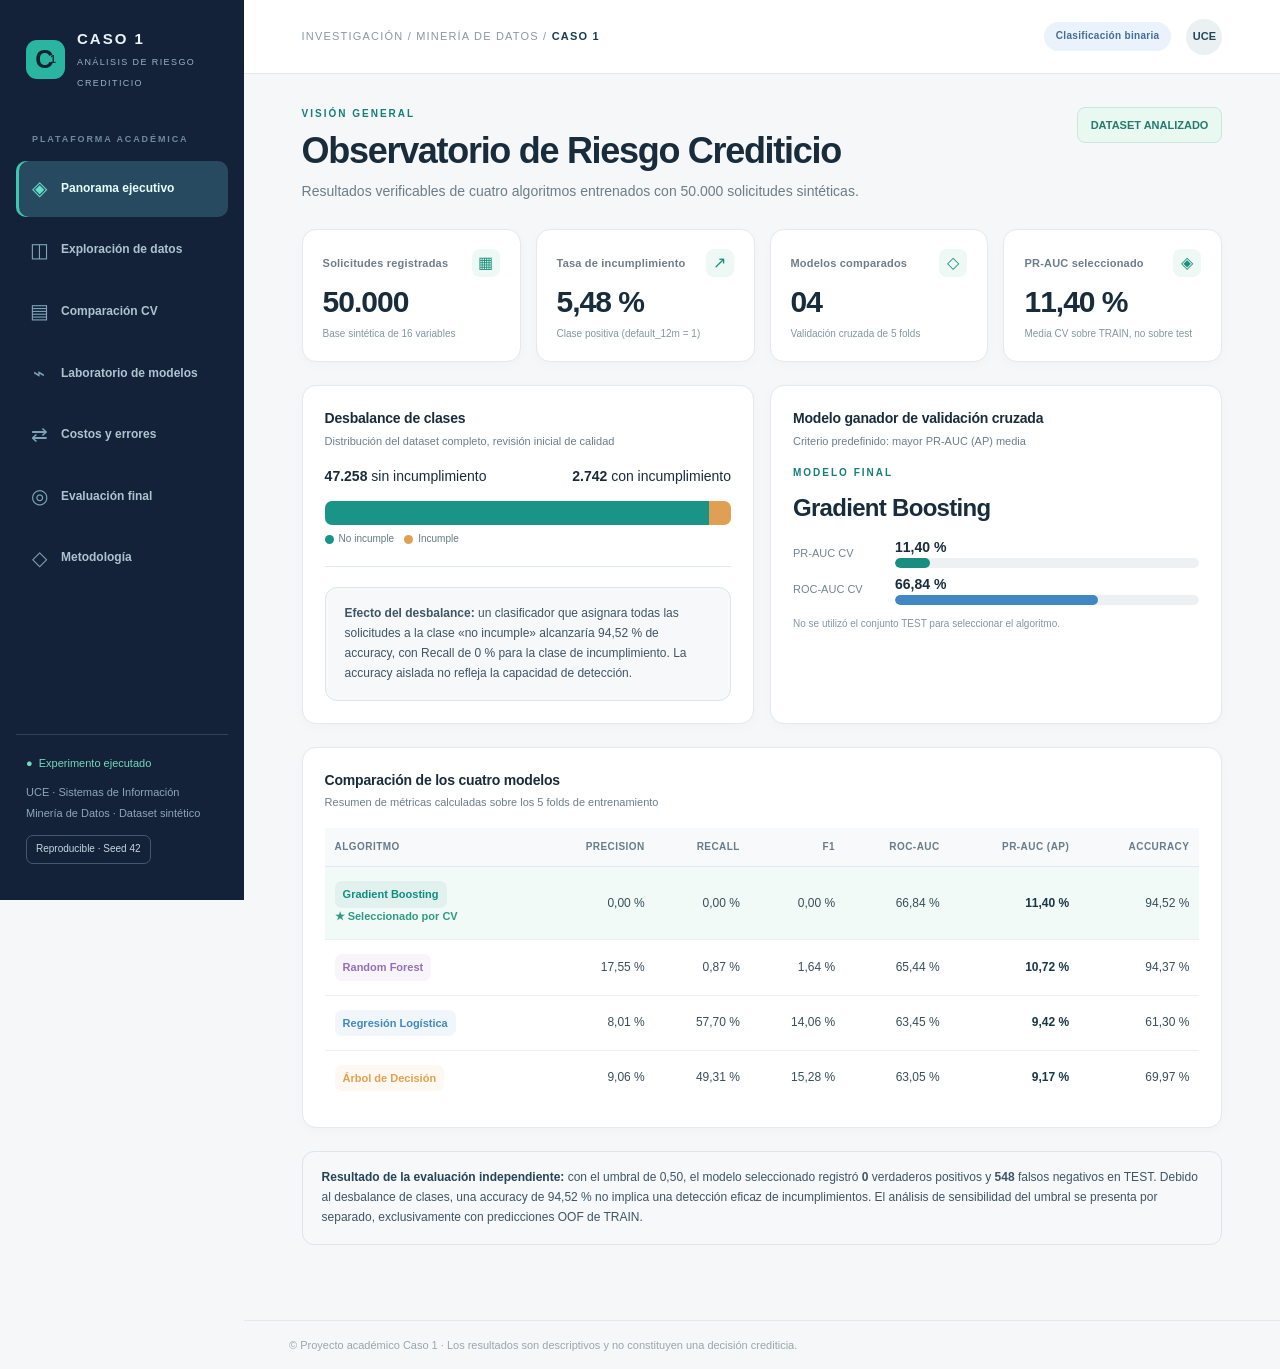
<file: dashboard/index.html>
<!doctype html>
<html lang="es">
<head>
  <meta charset="UTF-8" />
  <meta name="viewport" content="width=device-width, initial-scale=1" />
  <meta name="description" content="Dashboard académico de minería de datos: predicción de incumplimiento crediticio, validación cruzada y evaluación de modelos del Caso 1 UCE." />
  <meta name="theme-color" content="#102235" />
  <title>Observatorio de Riesgo Crediticio — UCE</title>
  <link rel="stylesheet" href="./styles.css" />
</head>
<body>
  <div class="app-shell">
    <aside class="sidebar" aria-label="Navegación del proyecto">
      <div class="brand"><div class="brand-icon">C<span>1</span></div><div><strong>CASO 1</strong><small>ANÁLISIS DE RIESGO CREDITICIO</small></div></div>
      <div class="sidebar-label">PLATAFORMA ACADÉMICA</div>
      <nav class="nav" id="navigation">
        <button class="nav-link active" data-tab="resumen"><span class="nav-icon">◈</span> Panorama ejecutivo</button>
        <button class="nav-link" data-tab="exploracion"><span class="nav-icon">◫</span> Exploración de datos</button>
        <button class="nav-link" data-tab="comparacion"><span class="nav-icon">▤</span> Comparación CV</button>
        <button class="nav-link" data-tab="modelos"><span class="nav-icon">⌁</span> Laboratorio de modelos</button>
        <button class="nav-link" data-tab="costos"><span class="nav-icon">⇄</span> Costos y errores</button>
        <button class="nav-link" data-tab="test"><span class="nav-icon">◎</span> Evaluación final</button>
        <button class="nav-link" data-tab="metodo"><span class="nav-icon">◇</span> Metodología</button>
      </nav>
      <div class="sidebar-footer"><div class="status-dot">● &nbsp;Experimento ejecutado</div><p>UCE · Sistemas de Información<br />Minería de Datos · Dataset sintético</p><div class="version">Reproducible · Seed 42</div></div>
    </aside>
    <main class="main">
      <div class="topbar"><div class="breadcrumb">INVESTIGACIÓN / MINERÍA DE DATOS / <b>CASO 1</b></div><div class="top-right"><span class="pill sky">Clasificación binaria</span><span class="avatar" aria-label="Universidad Central del Ecuador">UCE</span></div></div>
      <div id="app" role="main"><div class="loading">Cargando resultados de los modelos…</div></div>
      <footer class="bottom">© Proyecto académico Caso 1 · Los resultados son descriptivos y no constituyen una decisión crediticia.</footer>
    </main>
  </div>
  <script src="./datos.js"></script>
  <script src="./app.js"></script>
</body>
</html>
</file>
<file: dashboard/styles.css>
:root{--navy:#132238;--navy2:#182d44;--ink:#192c3b;--muted:#6d7d89;--teal:#167e79;--mint:#e3f5ef;--bg:#f5f7f8;--border:#e4e9ed;--orange:#d89448;--orangebg:#fff3e8;--blue:#3a73bc;--purple:#8c68b0;--red:#be564c;--white:#fff;font-family:Inter,ui-sans-serif,-apple-system,BlinkMacSystemFont,'Segoe UI',sans-serif}*{box-sizing:border-box}body{margin:0;background:var(--bg);color:var(--ink);line-height:1.48;font-size:14px}button,select{font:inherit}.app-shell{display:flex;min-height:100vh}.sidebar{position:sticky;top:0;align-self:flex-start;width:244px;min-width:244px;height:100vh;background:var(--navy);color:#eaf4f8;display:flex;flex-direction:column;padding:28px 16px}.brand{display:flex;align-items:center;gap:12px;padding:0 10px 41px}.brand-icon{height:39px;width:39px;border-radius:11px;background:#2ab5a1;color:#0d2430;font-size:25px;line-height:39px;font-weight:900;text-align:center;letter-spacing:-3px;flex-shrink:0}.brand-icon span{font-size:10px;letter-spacing:0;vertical-align:top}.brand strong{font-size:15px;letter-spacing:2px;display:block}.brand small{font-size:9px;color:#9cb2c4;letter-spacing:1.4px}.sidebar-label{font-size:9px;letter-spacing:1.9px;color:#708a9c;padding:0 16px 15px;font-weight:700}.nav{display:flex;flex-direction:column;gap:6px}.nav-link{border:0;background:transparent;color:#aec3d0;text-align:left;display:flex;align-items:center;gap:12px;padding:13px 13px;border-radius:10px;cursor:pointer;font-size:12px;font-weight:550;transition:.15s}.nav-link:hover,.nav-link:focus-visible{background:#243e57;color:white;outline:0}.nav-link.active{background:#284a60;color:#e4fffa;box-shadow:inset 3px 0 #3dc7b0}.nav-icon{font-size:20px;width:20px;text-align:center;color:#7da4b7}.nav-link.active .nav-icon{color:#65deca}.sidebar-footer{margin-top:auto;border-top:1px solid #314255;padding:20px 10px 8px}.sidebar-footer p{font-size:11px;line-height:1.9;color:#8fa6b7}.status-dot{font-size:11px;color:#74d9bf}.version{border:1px solid #42596d;border-radius:7px;display:inline-block;font-size:10px;padding:6px 9px;color:#c3d9e0}.main{width:calc(100% - 244px);min-width:0;display:flex;flex-direction:column}.topbar{height:74px;flex-shrink:0;padding:0 clamp(22px,4.5vw,72px);display:flex;align-items:center;justify-content:space-between;background:white;border-bottom:1px solid var(--border);gap:15px}.breadcrumb{font-size:11px;letter-spacing:1.2px;color:#8998a2}.breadcrumb b{color:#173b51}.top-right{display:flex;align-items:center;gap:15px}.pill{border-radius:24px;padding:7px 12px;font-weight:700;font-size:10px;letter-spacing:.3px;display:inline-block}.pill.sky{background:#eaf2fb;color:#416d96}.pill.green{background:#e3f4ee;color:#11786d}.pill.orange{background:#fff0df;color:#965d1c}.avatar{display:flex;align-items:center;justify-content:center;width:36px;height:36px;background:#ebf0f3;border-radius:50%;font-weight:800;font-size:11px;color:#244559}#app{width:min(1320px,100%);padding:33px clamp(22px,4.5vw,72px) 75px;margin:0 auto;flex:1}.bottom{padding:16px 45px;color:#9aa5ae;font-size:11px;border-top:1px solid var(--border)}.eyebrow{font-size:10px;letter-spacing:2px;color:var(--teal);font-weight:850;text-transform:uppercase;margin:0 0 9px}.heading{display:flex;align-items:flex-start;justify-content:space-between;gap:18px;margin-bottom:27px}.heading h1{font-size:clamp(24px,3.3vw,36px);line-height:1.13;letter-spacing:-1.3px;margin:0;font-weight:780}.heading .subtitle{color:var(--muted);margin:10px 0 0;max-width:720px}.tag{border:1px solid #c9e7dd;color:#247b6e;background:#e9f8f1;border-radius:8px;font-size:11px;font-weight:750;padding:9px 13px;white-space:nowrap}.grid4{display:grid;grid-template-columns:repeat(4,minmax(0,1fr));gap:15px}.grid2{display:grid;grid-template-columns:repeat(2,minmax(0,1fr));gap:16px}.grid3{display:grid;grid-template-columns:repeat(3,minmax(0,1fr));gap:16px}.card{background:white;border:1px solid var(--border);border-radius:14px;padding:22px;min-width:0;box-shadow:0 3px 12px rgba(18,36,48,.025)}.stat{padding:19px 20px}.stat-label{color:var(--muted);font-size:11px;font-weight:650;letter-spacing:.2px}.stat-number{font-size:30px;line-height:1.2;font-weight:780;letter-spacing:-1px;margin:7px 0}.stat-foot{color:#8496a0;font-size:10px}.stat-kicker{display:flex;justify-content:space-between;align-items:center}.symbol{width:28px;height:28px;background:#eef8f4;border-radius:8px;color:#18927e;display:flex;align-items:center;justify-content:center;font-size:16px}.section{margin-top:23px}.section-title{font-size:15px;letter-spacing:-.2px;margin:0 0 7px}.section-sub{font-size:11px;color:var(--muted);margin:0 0 20px}.card-head{display:flex;justify-content:space-between;align-items:flex-start;gap:10px;margin-bottom:17px}.card-head h2{font-size:14px;margin:0;letter-spacing:-.2px}.card-head p{margin:4px 0 0;font-size:11px;color:var(--muted)}.wide-note{background:#f6f8fa;border:1px solid #dce5eb;padding:16px 19px;border-radius:12px;color:#3f5564;line-height:1.65;font-size:12px}.wide-note strong{color:#264356}.alert-blue{background:#f3f7f9;border:1px solid #dae4ea;border-radius:12px;padding:17px 19px;color:#3d5868;font-size:12px;line-height:1.6}.warn-red{background:#fff2ef;border-color:#f0d6ce;color:#935344}.chart-area{width:100%;min-height:245px}.chart-area svg{width:100%;height:auto;display:block}.stack{height:24px;display:flex;border-radius:7px;overflow:hidden;background:#e6edf1}.stack>div{height:100%}.legend{display:flex;flex-wrap:wrap;gap:18px;margin-top:15px;font-size:11px;color:#677986}.legend i{display:inline-block;width:10px;height:10px;border-radius:50%;margin-right:6px}.figure-caption{font-size:10px;color:#8495a3;margin-top:12px}.chart-bar{display:flex;align-items:center;gap:10px;margin:14px 0}.bar-name{font-size:12px;width:145px;flex-shrink:0;white-space:nowrap;overflow:hidden;text-overflow:ellipsis}.bar-rail{height:10px;background:#edf1f3;border-radius:10px;flex:1;overflow:hidden}.bar-fill{height:100%;border-radius:10px}.bar-value{font-weight:700;color:var(--ink);font-size:12px;width:60px;text-align:right}.table-wrap{overflow:auto;max-width:100%}table{border-collapse:collapse;width:100%;font-size:12px;white-space:nowrap}th{background:#f7f9fb;text-align:left;color:#687c89;font-size:10px;font-weight:800;letter-spacing:.45px;text-transform:uppercase;padding:12px 10px;border-bottom:1px solid var(--border)}td{padding:14px 10px;border-bottom:1px solid #edf0f3;color:#394e5a}tr:last-child td{border-bottom:0}tr.highlight td{background:#f1faf6}th.numeric,td.numeric{text-align:right;font-variant-numeric:tabular-nums}.bold{font-weight:760;color:#183847}.small{font-size:11px;color:#718593}.button,.select{padding:9px 12px;border-radius:9px;background:white;border:1px solid #d4dde1;color:#2b4e5c;outline-offset:2px;font-size:12px;cursor:pointer}.select:focus,.button:focus-visible{outline:2px solid #4baaa1}.controls{display:flex;gap:12px;align-items:center;flex-wrap:wrap}.control-label{color:#748490;font-size:11px;font-weight:700}.split-line{height:1px;background:var(--border);margin:20px 0}.confusion{display:grid;grid-template-columns:110px 1fr 1fr;grid-template-rows:33px 90px 90px;gap:7px;max-width:460px;margin:auto}.matrix-head{color:#778a93;font-size:11px;font-weight:720;text-align:center;align-self:center}.matrix-label{color:#6c8492;align-self:center;text-align:center;font-size:11px;font-weight:700}.matrix-cell{display:flex;flex-direction:column;align-items:center;justify-content:center;border-radius:10px;background:#e7f4ef;color:#177267}.matrix-cell.bad{background:#fff0e6;color:#a36a27}.matrix-cell strong{font-size:22px;letter-spacing:-1px}.matrix-cell span{font-size:10px;font-weight:650;margin-top:2px}.stage{display:flex;gap:12px;align-items:center;padding:14px 0;border-bottom:1px solid #edf0f1}.step-index{background:#e9f4f2;color:#16796e;border-radius:10px;font-size:13px;font-weight:800;padding:9px 13px}.stage strong{font-size:12px;display:block}.stage p{color:#7b8a95;font-size:11px;margin:2px 0 0}.model-tag{display:inline-block;white-space:nowrap;font-size:11px;font-weight:780;padding:5px 8px;border-radius:7px;background:#e6f6f1;color:#1e897e}.progress-lines{display:grid;grid-template-columns:90px 1fr;gap:6px 12px;align-items:center}.progress-lines label{font-size:11px;color:#728390}.subtabs{display:flex;gap:6px;margin-bottom:20px}.subtab{border:1px solid var(--border);background:white;border-radius:9px;font-size:12px;color:#6d8290;padding:10px 15px;cursor:pointer}.subtab.active{background:#173c4f;color:white}.metric-mini{display:flex;flex-direction:column;gap:3px;padding:10px 12px;border:1px solid var(--border);border-radius:9px}.metric-mini strong{font-size:19px}.metric-mini small{color:var(--muted);font-size:10px}.metric-grid{display:grid;grid-template-columns:repeat(3,minmax(0,1fr));gap:9px}.range-line{display:flex;align-items:center;gap:16px}input[type=range]{width:100%;accent-color:var(--teal)}.range-val{background:#ddf4ec;padding:6px 10px;border-radius:7px;font-weight:800;color:#0d7267}.method-card{display:flex;flex-direction:column;gap:8px;padding:19px;border:1px solid var(--border);background:white;border-radius:12px}.method-card strong{font-size:14px}.method-card p{font-size:11px;color:#778a96;line-height:1.7;margin:0}.hi{color:#118273}.callout{border-left:3px solid #8aa2ae;padding:12px 15px;background:#f7f9fa;font-size:12px;line-height:1.7;color:#435d69}.download-row{display:flex;gap:9px;flex-wrap:wrap}.download-row a{text-decoration:none;border:1px solid #cddbdc;background:white;border-radius:9px;padding:9px 12px;color:#246077;font-weight:650;font-size:11px}.download-row a:hover{border-color:#147d74;background:#f1faf6}.chart-legend{display:flex;flex-wrap:wrap;gap:10px;margin-top:7px;color:#647986;font-size:10px}.chart-legend span{display:inline-flex;align-items:center;gap:5px}.chart-legend b{display:inline-block;height:9px;width:9px;border-radius:50%}.display-score{font-size:11px;font-weight:750;color:#2e9a83}.loading{padding:70px 0;text-align:center;color:#778b95}.model-choice{font-size:12px;font-weight:650;color:#315468}.mono{font-variant-numeric:tabular-nums}.two-col-label{display:flex;justify-content:space-between;gap:5px}.metric-definition{font-size:11px;color:#7c8893;margin:6px 0}.space-0{margin-top:0}@media(max-width:1180px){.grid4{grid-template-columns:repeat(2,minmax(0,1fr))}.sidebar{width:213px;min-width:213px}.main{width:calc(100% - 213px)}}@media(max-width:780px){.app-shell{display:block}.sidebar{width:100%;height:auto;position:static;padding:12px 15px}.brand{padding:0 0 13px}.sidebar-label,.sidebar-footer{display:none}.nav{display:flex;flex-direction:row;overflow-x:auto;padding:0 0 7px}.nav-link{min-width:max-content;font-size:11px;padding:9px 11px}.main{width:100%}.topbar{height:60px;padding:0 17px}.breadcrumb{font-size:9px}.pill.sky{display:none}#app{padding:24px 15px 40px}.heading{display:block}.heading .tag{display:inline-block;margin-top:13px}.grid2,.grid3{grid-template-columns:1fr}.grid4{grid-template-columns:repeat(2,minmax(0,1fr));gap:8px}.card{padding:16px}.stat-number{font-size:24px}.confusion{grid-template-columns:90px 1fr 1fr}.bottom{padding:15px}.metric-grid{grid-template-columns:repeat(2,1fr)}}@media(max-width:410px){.grid4{grid-template-columns:1fr 1fr}.stat-label{font-size:10px}.stat-number{font-size:21px}.metric-grid{grid-template-columns:1fr 1fr}.brand strong{font-size:12px}}

.cost-explain{display:grid;gap:15px}.cost-explain>div{border:1px solid #e0e8ec;border-radius:11px;padding:14px}.cost-explain b{display:inline-block;color:#284c59;font-size:12px;margin-left:9px}.cost-explain p{color:#6c8290;font-size:11px;line-height:1.65;margin:9px 0 0}.cost-symbol{font-weight:800;padding:5px 8px;font-size:11px;border-radius:7px}.cost-symbol.fn{background:#ffe9dc;color:#a35b22}.cost-symbol.fp{background:#eaf2fd;color:#316d9f}.cost-inputs{display:grid;grid-template-columns:1fr 1fr;gap:12px;margin:0 0 15px}.cost-inputs label{display:flex;flex-direction:column;gap:6px;font-size:12px;color:#315466}.cost-inputs label span{font-size:10px;color:#798c98}.cost-inputs input{border:1px solid #cddce1;border-radius:8px;padding:11px;max-width:100%;font-size:16px;font-weight:700;color:#244556;background:#fff}.cost-inputs input:focus{outline:2px solid #2ba897}.cost-bar-chart .bar-name{width:128px}.cost-bar-chart .bar-value{width:80px}.card:has(#cost-threshold) .controls{gap:14px}.card:has(#cost-threshold) input[type=range]{width:min(290px,100%)}@media(max-width:650px){.cost-inputs{grid-template-columns:1fr}.card:has(#cost-threshold) .controls{align-items:stretch;flex-direction:column}.card:has(#cost-threshold) input[type=range]{width:100%}}
</file>
